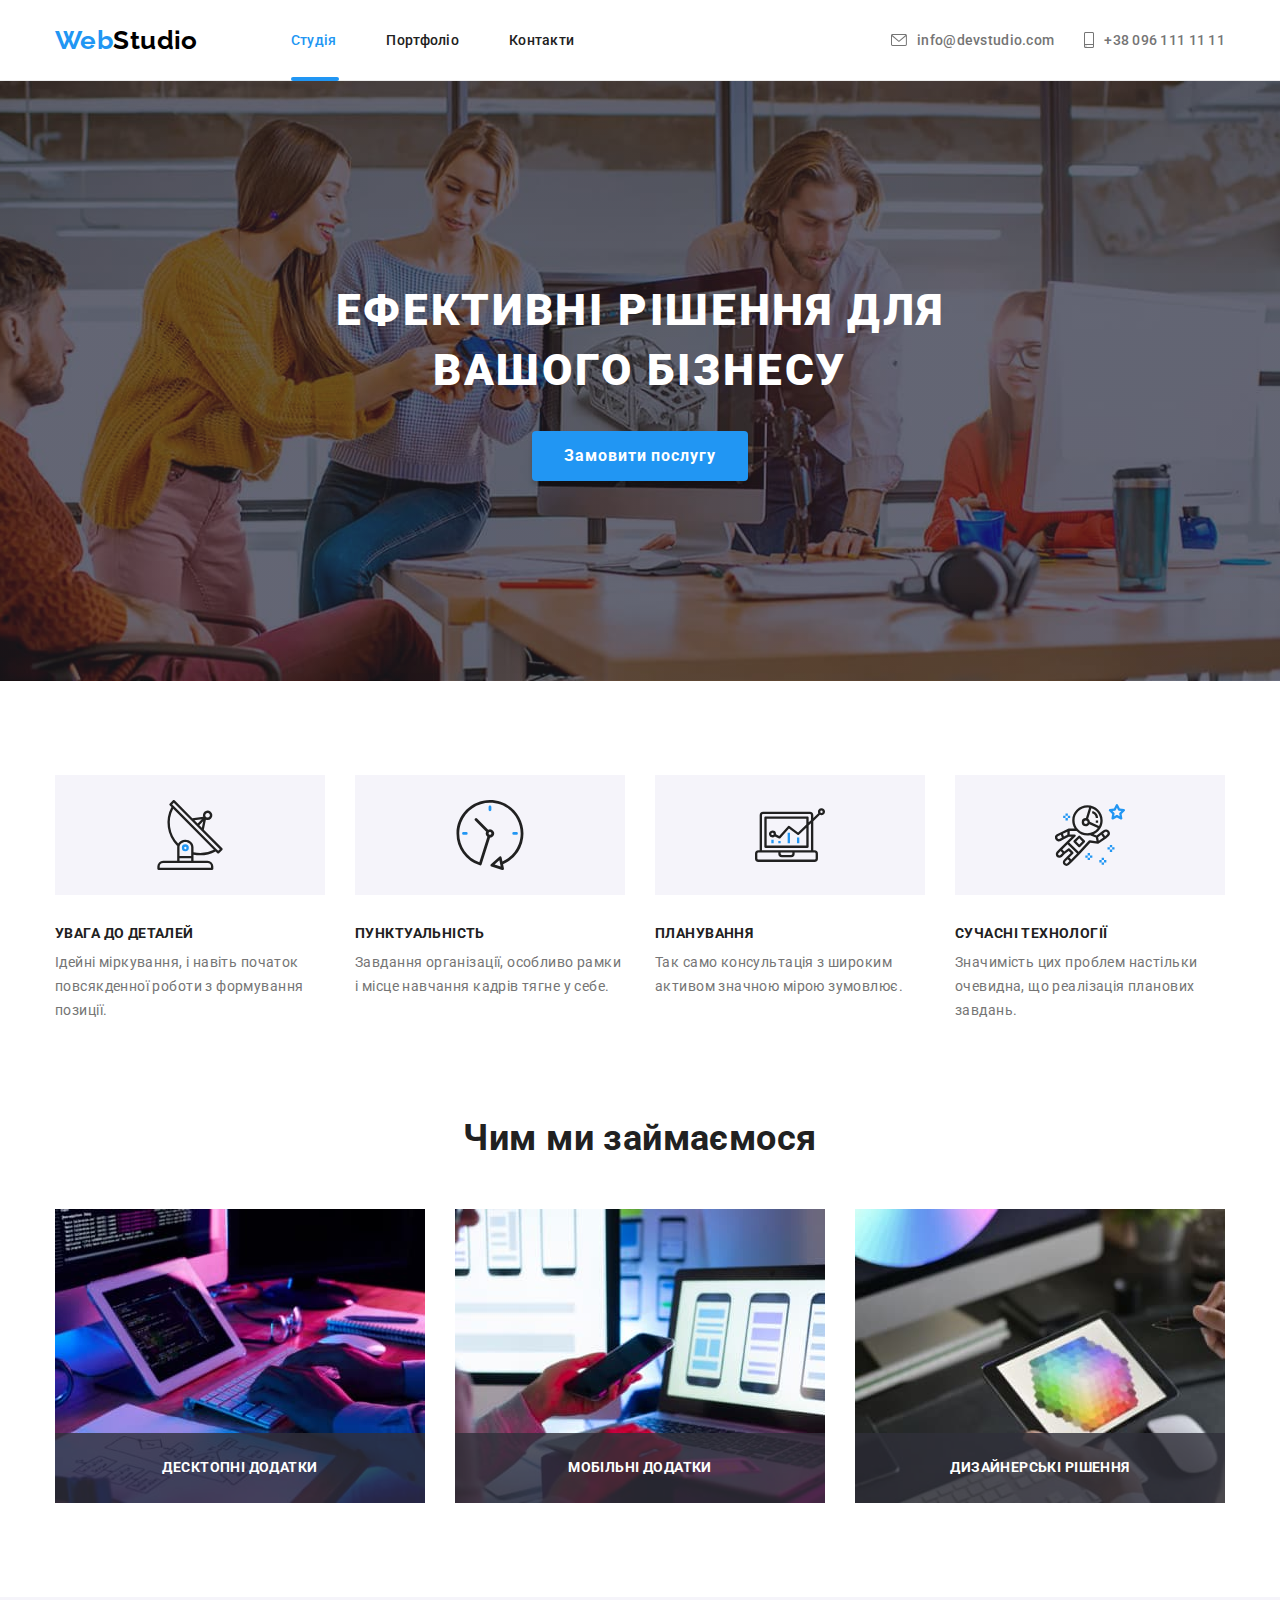
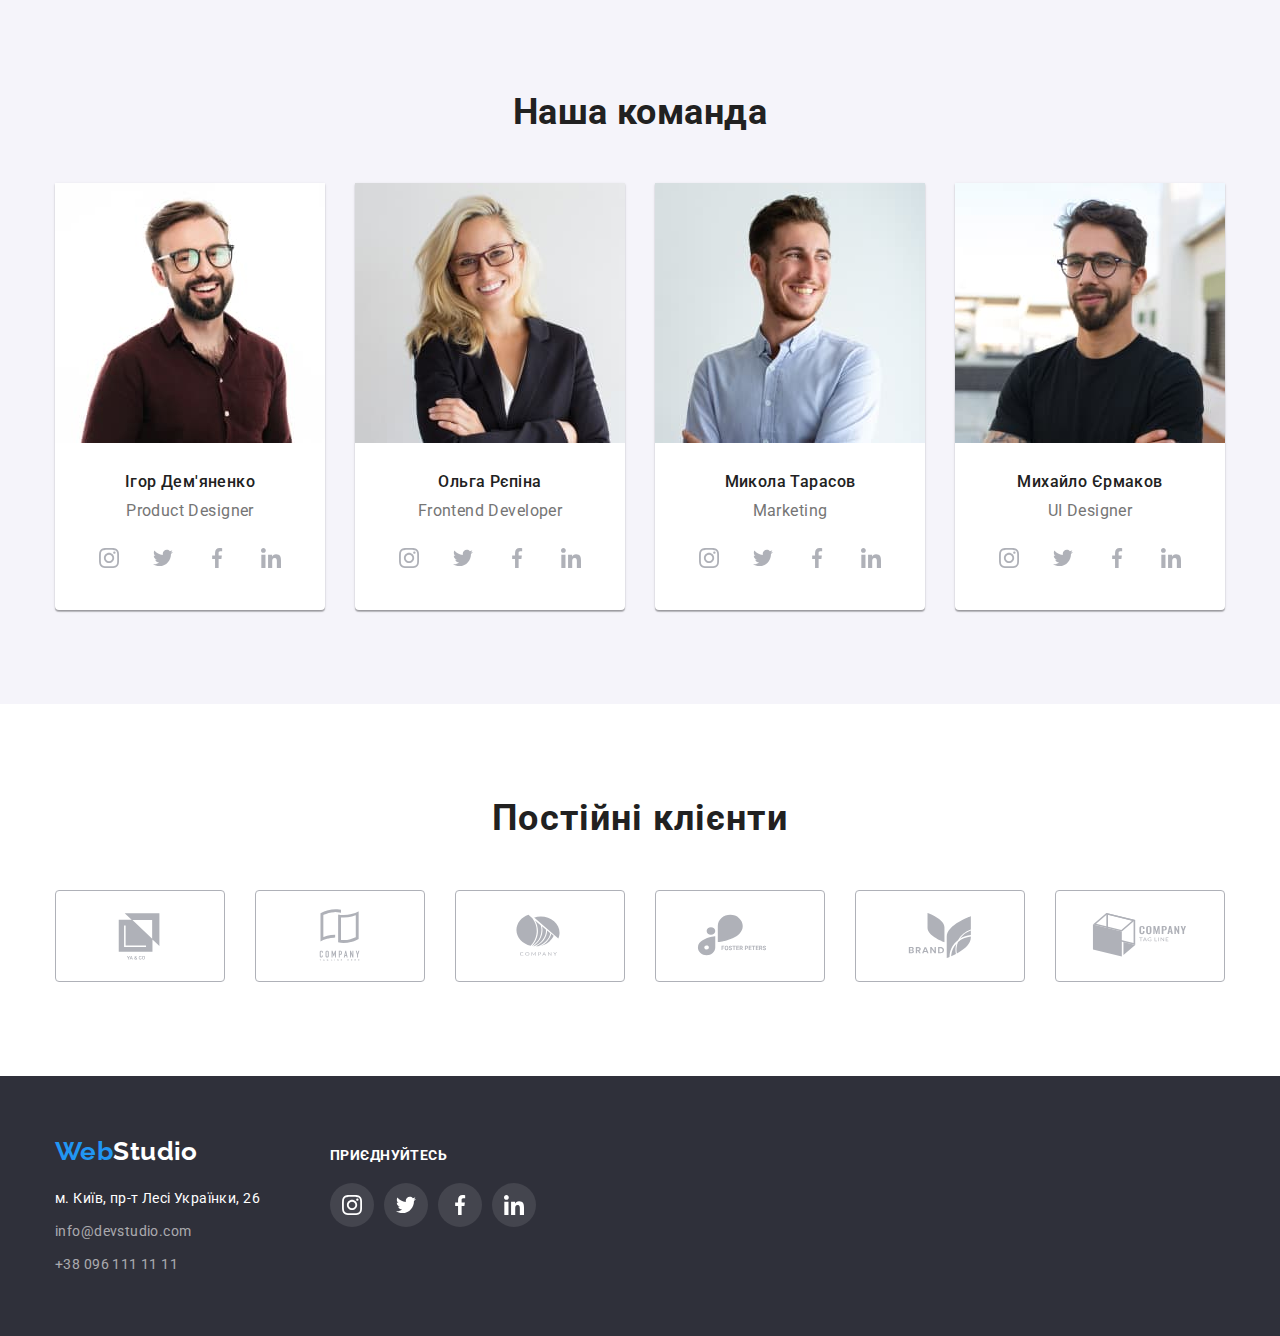
<file: index.html>
<!DOCTYPE html>
<html lang="uk">
<head>
    <meta charset="UTF-8">
    <meta http-equiv="X-UA-Compatible" content="IE=edge">
    <meta name="viewport" content="width=device-width, initial-scale=1.0">
    <title>Document</title>
    <link href="https://fonts.googleapis.com/css2?family=Raleway:wght@700&family=Roboto:wght@400;500;700;900&display=swap" rel="stylesheet">
    <link rel="stylesheet" href="https://cdnjs.cloudflare.com/ajax/libs/modern-normalize/1.1.0/modern-normalize.min.css">
    <link rel="stylesheet" href="./css/styles.css">
</head>
<body> 
    <header class="header">
        <div class="container line-nav">
            <nav class="navigation">
                <a href="" class="header-logo">Web<span class="colorsplit-header">Studio</span></a>
                <ul class="site-nav">
                    <li class="nav-link"><a href="./index.html" class="link current">Студія</a></li>
                    <li class="nav-link"><a href="./portfolio.html" class="link">Портфоліо</a></li>
                    <li class="nav-link"><a href="" class="link">Контакти</a></li>
                </ul>
            </nav>
            <ul class="contact-links">
                <li class="icon-mail">
                    <a href="mailto:info@devstudio.com" class="mail">
                        <svg class="icon-envelope" width="16px" height="12px">
                            <use href="./images/icons.svg#icon-envelope_icon"></use>
                        </svg>info@devstudio.com</a>
                </li>
                <li class="icon-phone">
                    <a href="tel:+380961111111" class="phone"><svg class="icon-smartphone" width="10px" height="16px">
                        <use href="./images/icons.svg#icon-smartphone_icon"></use>
                    </svg>+38 096 111 11 11</a>
                </li>
            </ul>
        </div>
    </header>
<main>
    <section class="hero">
        <div class="container">
                    <h1 class="hero-title">Ефективні рішення для вашого бізнесу</h1>
                    <button type="button" class="button-hero" data-modal-open>Замовити послугу</button>
        </div>
    </section>
    <section class="benefits">
        <div class="container">
            <ul class="benefits-list">
                <li class="benefits-item">
                    <h2 class="benefits-title antena">УВАГА ДО ДЕТАЛЕЙ</h2>
                    <p class="benefits-text">Ідейні міркування, і навіть початок повсякденної роботи з формування позиції.</p>
                </li>
                <li class="benefits-item">
                    <h2 class="benefits-title clock">ПУНКТУАЛЬНІСТЬ</h2>
                    <p class="benefits-text">Завдання організації, особливо рамки і місце навчання кадрів тягне у себе.</p>
                </li>
                <li class="benefits-item">
                    <h2 class="benefits-title laptop">ПЛАНУВАННЯ</h2>
                    <p class="benefits-text">Так само консультація з широким активом значною мірою зумовлює.</p>
                </li>
                <li class="benefits-item">
                    <h2 class="benefits-title astronaut">СУЧАСНІ ТЕХНОЛОГІЇ</h2>
                    <p class="benefits-text">Значимість цих проблем настільки очевидна, що реалізація планових завдань.</p>
                </li>
            </ul>
        </div>
    </section>
    <section class="services">
        <div class="container">
            <h2 class="services-title">Чим ми займаємося</h2>
        <ul class="services-list">
            <li class="services-img">
                <div class="services-img-txt">
                    <img src="./images/pc.jpg" alt="Створення програми за допомогою написання коду" width="370" class="services-pictures">
                    <p class="services-text">Десктопні додатки</p>
                </div>
            </li>
            <li class="services-img">
                <div class="services-img-txt">
                    <img src="./images/notepad.jpg" alt="Вибір макету для створеної програми" width="370" class="services-pictures">
                    <p class="services-text">Мобільні додатки</p>
                </div>
            </li>
            <li class="services-img">
                <div class="services-img-txt">
                    <img src="./images/img.jpg" alt="Оформлення зовнішнього вигляду програми" width="370" class="services-pictures">
                    <p class="services-text">Дизайнерські рішення</p>
                </div>
            </li>
        </ul>
        </div>
    </section>
    <section class="team">
        <div class="container">
            <h2 class="team-title">Наша команда</h2>
            <ul class="team-list">
                <li class="team-item">
                    <img src="./images/igor.jpg" alt="" width="270" class="portrait">
                    <div class="portrait-description">
                        <h3 class="name-title">Ігор Дем'яненко</h3>
                        <p class="speciality">Product Designer</p>
                        <ul class="social-links-list">
                            <li class="social-list-item">
                                <a href="" class="social-link">
                                    <svg class="social-link-icon" width="20" height="20">
                                        <use href="./images/icons.svg#icon-instagram_logo"></use>
                                    </svg>
                                </a>
                            </li>
                            <li class="social-list-item">
                                <a href="" class="social-link">
                                    <svg class="social-link-icon" width="20" height="20">
                                        <use href="./images/icons.svg#icon-twitter_logo"></use>
                                    </svg>
                                </a>
                            </li>
                            <li class="social-list-item">
                                <a href="" class="social-link">
                                    <svg class="social-link-icon" width="20" height="20">
                                        <use href="./images/icons.svg#icon-facebook_logo"></use>
                                    </svg>
                                </a>
                            </li>
                            <li class="social-list-item">
                                <a href="" class="social-link">
                                    <svg class="social-link-icon" width="20" height="20">
                                        <use href="./images/icons.svg#icon-linked_in_logo"></use>
                                    </svg>
                                </a>
                            </li>
                        </ul>
                    </div>
                </li>
                <li class="team-item">
                    <img src="./images/olga.jpg" alt="" width="270" class="portrait">
                    <div class="portrait-description">
                        <h3 class="name-title">Ольга Рєпіна</h3>
                        <p class="speciality">Frontend Developer</p>
                        <ul class="social-links-list">
                            <li class="social-list-item">
                                <a href="" class="social-link">
                                    <svg class="social-link-icon" width="20" height="20">
                                        <use href="./images/icons.svg#icon-instagram_logo"></use>
                                    </svg>
                                </a>
                            </li>
                            <li class="social-list-item">
                                <a href="" class="social-link">
                                    <svg class="social-link-icon" width="20" height="20">
                                        <use href="./images/icons.svg#icon-twitter_logo"></use>
                                    </svg>
                                </a>
                            </li>
                            <li class="social-list-item">
                                <a href="" class="social-link">
                                    <svg class="social-link-icon" width="20" height="20">
                                        <use href="./images/icons.svg#icon-facebook_logo"></use>
                                    </svg>
                                </a>
                            </li>
                            <li class="social-list-item">
                                <a href="" class="social-link">
                                    <svg class="social-link-icon" width="20" height="20">
                                        <use href="./images/icons.svg#icon-linked_in_logo"></use>
                                    </svg>
                                </a>
                            </li>
                        </ul>
                    </div>
                </li>
                <li class="team-item">
                    <img src="./images/mykola.jpg" alt="" width="270" class="portrait">
                    <div class="portrait-description">
                        <h3 class="name-title">Микола Тарасов</h3>
                        <p class="speciality">Marketing</p>
                        <ul class="social-links-list">
                            <li class="social-list-item">
                                <a href="" class="social-link">
                                    <svg class="social-link-icon" width="20" height="20">
                                        <use href="./images/icons.svg#icon-instagram_logo"></use>
                                    </svg>
                                </a>
                            </li>
                            <li class="social-list-item">
                                <a href="" class="social-link">
                                    <svg class="social-link-icon" width="20" height="20">
                                        <use href="./images/icons.svg#icon-twitter_logo"></use>
                                    </svg>
                                </a>
                            </li>
                            <li class="social-list-item">
                                <a href="" class="social-link">
                                    <svg class="social-link-icon" width="20" height="20">
                                        <use href="./images/icons.svg#icon-facebook_logo"></use>
                                    </svg>
                                </a>
                            </li>
                            <li class="social-list-item">
                                <a href="" class="social-link">
                                    <svg class="social-link-icon" width="20" height="20">
                                        <use href="./images/icons.svg#icon-linked_in_logo"></use>
                                    </svg>
                                </a>
                            </li>
                        </ul>
                    </div>                   
                </li>
                <li class="team-item">
                    <img src="./images/mykhailo.jpg" alt="" width="270" class="portrait">
                    <div class="portrait-description">
                        <h3 class="name-title">Михайло Єрмаков</h3>
                        <p class="speciality">UI Designer</p>
                        <ul class="social-links-list">
                            <li class="social-list-item">
                                <a href="" class="social-link">
                                    <svg class="social-link-icon" width="20" height="20">
                                        <use href="./images/icons.svg#icon-instagram_logo"></use>
                                    </svg>
                                </a>
                            </li>
                            <li class="social-list-item">
                                <a href="" class="social-link">
                                    <svg class="social-link-icon" width="20" height="20">
                                        <use href="./images/icons.svg#icon-twitter_logo"></use>
                                    </svg>
                                </a>
                            </li>
                            <li class="social-list-item">
                                <a href="" class="social-link">
                                    <svg class="social-link-icon" width="20" height="20">
                                        <use href="./images/icons.svg#icon-facebook_logo"></use>
                                    </svg>
                                </a>
                            </li>
                            <li class="social-list-item">
                                <a href="" class="social-link">
                                    <svg class="social-link-icon" width="20" height="20">
                                        <use href="./images/icons.svg#icon-linked_in_logo"></use>
                                    </svg>
                                </a>
                            </li>
                        </ul>
                    </div>
                </li>
            </ul>
        </div>
    </section>
    <section class="partners">
        <div class="container">
            <h2 class="partners-title">Постійні клієнти</h2>
            <ul class="partners-list">
                <li class="partners-item">
                    <a href="" class="partners-link">
                        <svg class="partners-logo" width="106px" height="60px">
                            <use href="./images/icons.svg#icon-ya_co_logo"></use>
                        </svg>
                    </a>
                </li>
                <li class="partners-item">
                    <a href="" class="partners-link">
                        <svg class="partners-logo" width="106px" height="60px">
                            <use href="./images/icons.svg#icon-tagline_here_logo"></use>
                        </svg>
                    </a>
                </li>
                <li class="partners-item">
                    <a href="" class="partners-link">
                        <svg class="partners-logo" width="106px" height="60px">
                            <use href="./images/icons.svg#icon-company_logo"></use>
                        </svg>
                    </a>
                </li>
                <li class="partners-item">
                    <a href="" class="partners-link">
                        <svg class="partners-logo" width="106px" height="60px">
                            <use href="./images/icons.svg#icon-foster_peters_logo"></use>
                        </svg>
                    </a>
                </li>
                <li class="partners-item">
                    <a href="" class="partners-link">
                        <svg class="partners-logo" width="106px" height="60px">
                            <use href="./images/icons.svg#icon-brand_logo"></use>
                        </svg>
                    </a>
                </li>
                <li class="partners-item">
                    <a href="" class="partners-link">
                        <svg class="partners-logo" width="106px" height="60px">
                            <use href="./images/icons.svg#icon-comp_tagline_logo"></use>
                        </svg>
                    </a>
                </li>
            </ul>
        </div>
    </section>
</main>
    <footer class="footer">
        <div class="container bottom">
            <div class="footer-addresss">
                <a href="" class="footer-logo">Web<span class="colorsplit-footer">Studio</span></a>
                <address class="address">
                    <ul class="address-list">
                        <li class="address-items">
                            <a href="" class="map-location">м. Київ, пр-т Лесі Українки, 26</a>
                        </li>
                        <li class="address-items">
                            <a href="mailto:info@devstudio.com" class="mail-footer">info@devstudio.com</a>
                        </li>
                        <li class="address-items">
                            <a href="tel:+380961111111" class="phone-footer">+38 096 111 11 11</a>
                        </li>
                    </ul>
                </address>
            </div>
            <div class="social-container">
                <p class="connect-title">приєднуйтесь</p>
                <ul class="soc-links-list">
                    <li class="soc-link-item">
                        <a href="" class="soc-icon-link">
                            <svg class="soc-icon" width="20px" height="20px">
                                <use href="./images/icons.svg#icon-instagram_logo"></use>
                            </svg>
                        </a>
                    </li>
                    <li class="soc-link-item">
                        <a href="" class="soc-icon-link">
                            <svg class="soc-icon" width="20px" height="20px">
                                <use href="./images/icons.svg#icon-twitter_logo"></use>
                            </svg>
                        </a>
                    </li>
                    <li class="soc-link-item">
                        <a href="" class="soc-icon-link">
                            <svg class="soc-icon" width="20px" height="20px">
                                <use href="./images/icons.svg#icon-facebook_logo"></use>
                            </svg>
                        </a>
                    </li>
                    <li class="soc-link-item">
                        <a href="" class="soc-icon-link">
                            <svg class="soc-icon" width="20px" height="20px">
                                <use href="./images/icons.svg#icon-linked_in_logo"></use>
                            </svg>
                        </a>
                    </li>
                </ul>
            </div>
        </div>
    </footer>
    <div class="backdrop is-hidden" data-modal>
        <div class="modal">
            <button type="button" class="close-button" data-modal-close>
                <svg class="modal-close-button" width="11px" height="11px">
                    <use href="./images/icons.svg#icon-x-logo"></use>
                </svg>
            </button>
        </div>
    </div>
<script src="./js/modal.js"></script>
</body>
</html>
</file>
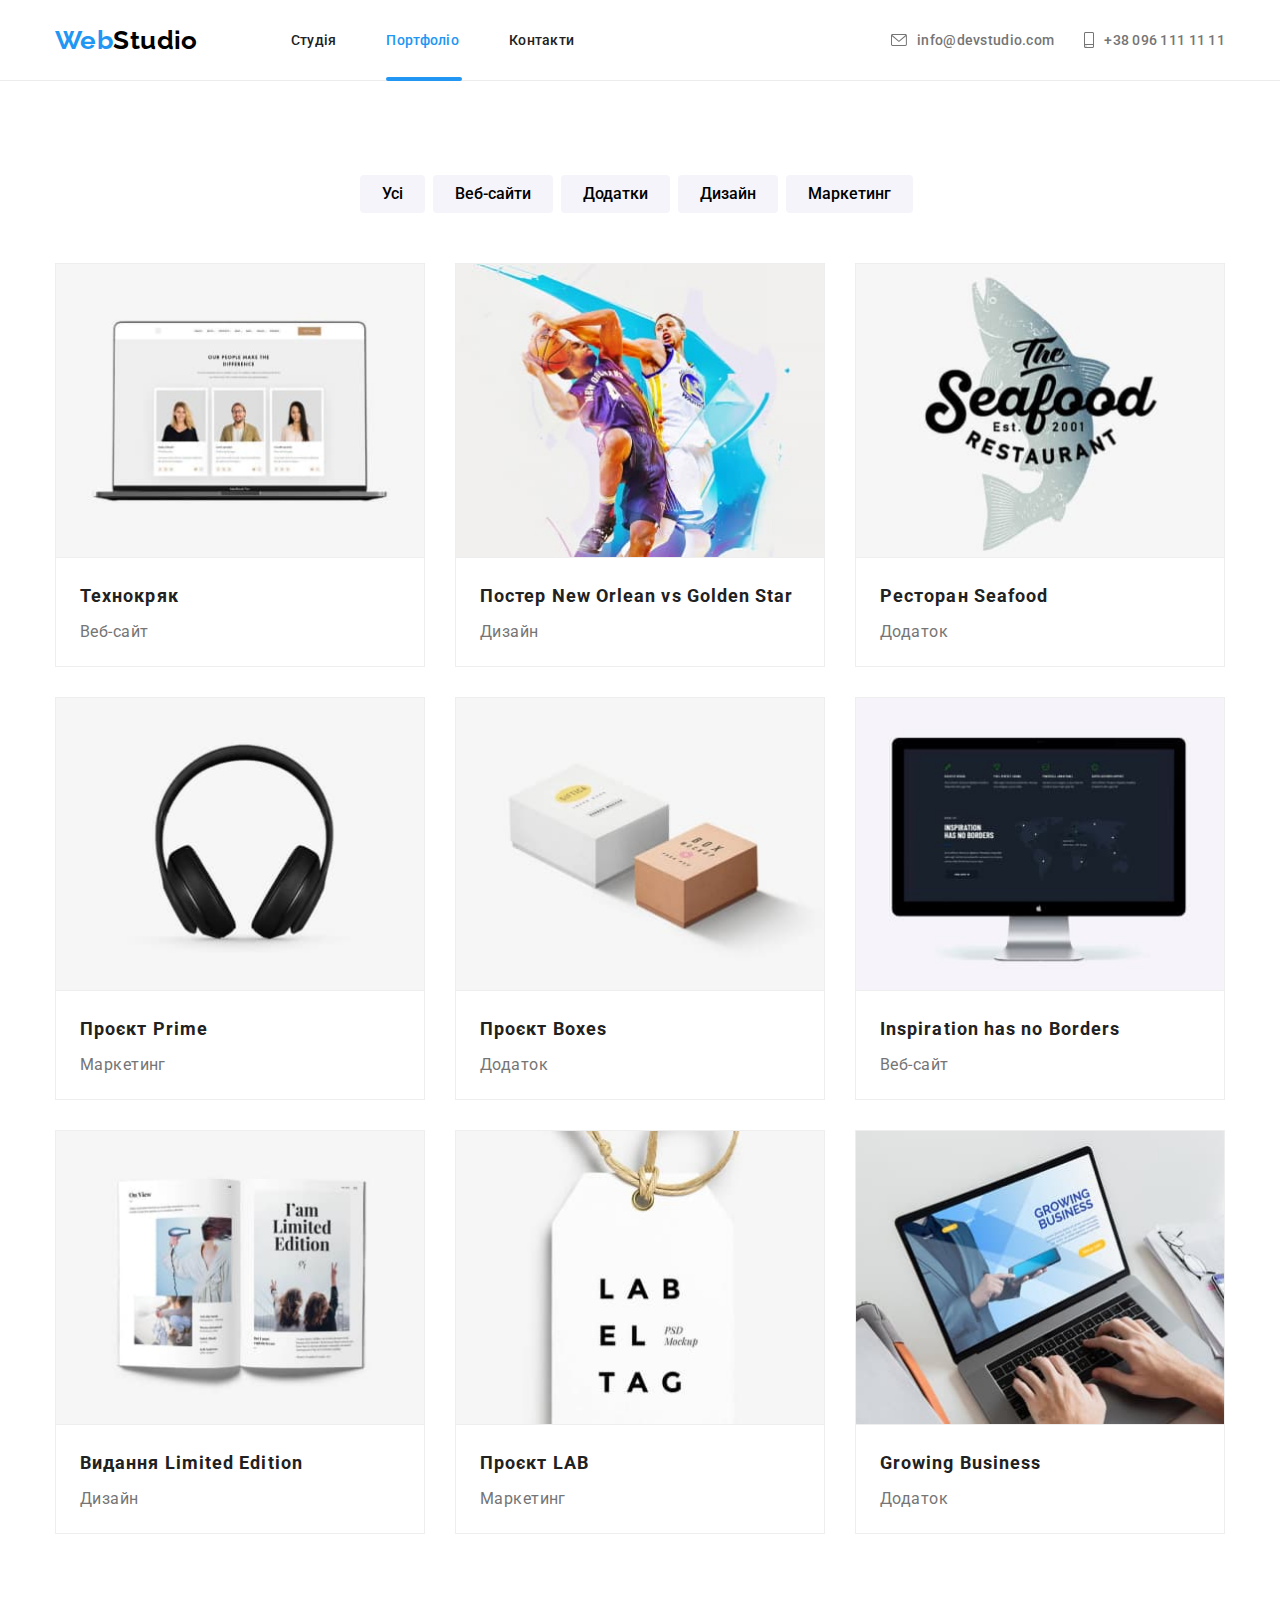
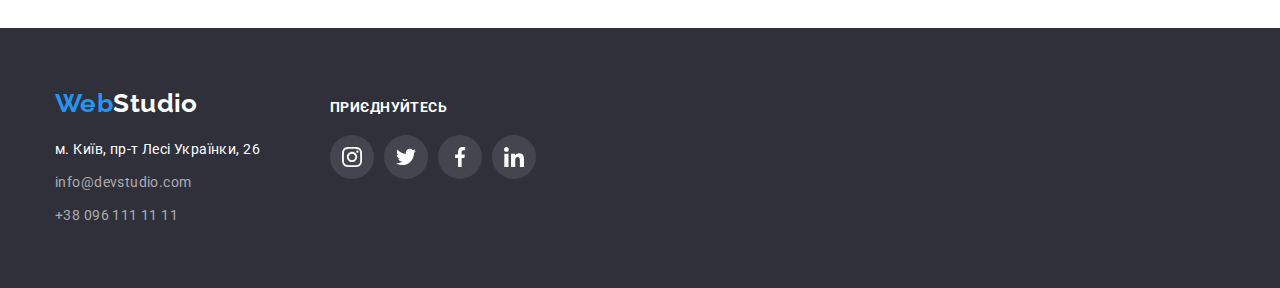
<file: portfolio.html>
<!DOCTYPE html>
<html lang="uk">
<head>
    <meta charset="UTF-8">
    <meta http-equiv="X-UA-Compatible" content="IE=edge">
    <meta name="viewport" content="width=device-width, initial-scale=1.0">
    <title>Document</title>
    <link href="https://fonts.googleapis.com/css2?family=Raleway:wght@700&family=Roboto:wght@400;500;700;900&display=swap" rel="stylesheet">
    <link rel="stylesheet" href="https://cdnjs.cloudflare.com/ajax/libs/modern-normalize/1.1.0/modern-normalize.min.css">
    <link rel="stylesheet" href="./css/portfolio.css">
</head>
<body>
    <header class="header">
        <div class="container line-nav">
            <nav class="navigation">
                <a href="" class="header-logo">Web<span class="colorsplit-header">Studio</span></a>
                <ul class="site-nav">
                    <li class="nav-link"><a href="./index.html" class="link">Студія</a></li>
                    <li class="nav-link"><a href="./portfolio.html" class="link current">Портфоліо</a></li>
                    <li class="nav-link"><a href="" class="link">Контакти</a></li>
                </ul>
            </nav>
            <ul class="contact-links">
                <li class="icon-mail">
                    <a href="mailto:info@devstudio.com" class="mail"><svg class="icon-envelope" width="16px" height="12px">
                        <use href="./images/icons.svg#icon-envelope_icon"></use>
                    </svg> info@devstudio.com</a>
                </li>
                <li class="icon-phone">
                    <a href="tel:+380961111111" class="phone"><svg class="icon-smartphone" width="10px" height="16px">
                        <use href="./images/icons.svg#icon-smartphone_icon"></use>
                    </svg> +38 096 111 11 11</a>
                </li>
            </ul>
        </div>
    </header>
    <main>
    <section class="portfolio">
        <h1 hidden>buttons navigation menu</h1>
        <div class="container">
            <ul class="button-list">
                <li><button type="button" class="button-portfolio">Усі</button></li>
                <li><button type="button" class="button-portfolio">Веб-сайти</button></li>
                <li><button type="button" class="button-portfolio">Додатки</button></li>
                <li><button type="button" class="button-portfolio">Дизайн</button></li>
                <li><button type="button" class="button-portfolio">Маркетинг</button></li>
            </ul>
            <ul class="icons-list">
                <li class="list-content">
                    <div class="picture-text-hover">
                        <img src="./images/tehno.jpg" alt="ноутбук із зображеними портретами людей" width="370" class="list-image">
                    <p class="text-hover">
                        Ресурс пропонує комплексні пропозиції з різним рівнем функціоналу та сервісів. Все це дозволить відвідувачу отримати
                        вичерпні відомості про компанію чи приватну особу.
                    </p>
                    </div>
                    <div class="image-text">
                        <h2 class="picture-title">Технокряк</h2>
                        <p class="picture-description">Веб-сайт</p>
                    </div>
                </li>
                <li class="list-content">
                    <div class="picture-text-hover">
                        <img src="./images/poster.jpg" alt="два баскетбольні гравці змагаються за м'яч" width="370" class="list-image">
                        <p class="text-hover">
                            Ресурс пропонує комплексні пропозиції з різним рівнем функціоналу та сервісів. Все це дозволить відвідувачу отримати
                            вичерпні відомості про компанію чи приватну особу.
                        </p>
                    </div>

                    <div class="image-text">
                        <h2 class="picture-title">Постер New Orlean vs Golden Star</h2>
                        <p class="picture-description">Дизайн</p>
                    </div>
                </li>
                <li class="list-content">
                    <div class="picture-text-hover">
                        <img src="./images/restaurant.jpg" alt="логотип ресторану з рибою на задньому фоні" width="370" class="list-image">
                        <p class="text-hover">
                            Ресурс пропонує комплексні пропозиції з різним рівнем функціоналу та сервісів. Все це дозволить відвідувачу отримати
                            вичерпні відомості про компанію чи приватну особу.
                        </p>
                    </div>
                    <div class="image-text">
                        <h2 class="picture-title">Ресторан Seafood</h2>
                        <p class="picture-description">Додаток</p>
                    </div>
                </li>
                <li class="list-content">
                    <div class="picture-text-hover">
                        <img src="./images/prime.jpg" alt="сучасні бездротові навушники" width="370" class="list-image">
                        <p class="text-hover">
                            Ресурс пропонує комплексні пропозиції з різним рівнем функціоналу та сервісів. Все це дозволить відвідувачу отримати
                            вичерпні відомості про компанію чи приватну особу.
                        </p>
                    </div>
                    <div class="image-text">
                        <h2 class="picture-title">Проєкт Prime</h2>
                        <p class="picture-description">Маркетинг</p>
                    </div>
                </li>
                <li class="list-content">
                    <div class="picture-text-hover">
                        <img src="./images/boxes.jpg" alt="біла та коричнева коробки з написами на них" width="370" class="list-image">
                        <p class="text-hover">
                            Ресурс пропонує комплексні пропозиції з різним рівнем функціоналу та сервісів. Все це дозволить відвідувачу отримати
                            вичерпні відомості про компанію чи приватну особу.
                        </p>
                    </div>
                    <div class="image-text">
                        <h2 class="picture-title">Проєкт Boxes</h2>
                        <p class="picture-description">Додаток</p>
                    </div>
                </li>
                <li class="list-content">
                    <div class="picture-text-hover">
                        <img src="./images/inspiration.jpg" alt="монітор із зображеним на ньому веб-сайтом" width="370" class="list-image">
                        <p class="text-hover">
                            Ресурс пропонує комплексні пропозиції з різним рівнем функціоналу та сервісів. Все це дозволить відвідувачу отримати
                            вичерпні відомості про компанію чи приватну особу.
                        </p>
                    </div>
                    <div class="image-text">
                        <h2 class="picture-title">Inspiration has no Borders</h2>
                        <p class="picture-description">Веб-сайт</p>
                    </div>
                </li>
                <li class="list-content">
                    <div class="picture-text-hover">
                        <img src="./images/limited.jpg" alt="відкрита книга із зображеннями та намисом limited edition" width="370"
                            class="list-image">
                        <p class="text-hover">
                            Ресурс пропонує комплексні пропозиції з різним рівнем функціоналу та сервісів. Все це дозволить відвідувачу отримати
                            вичерпні відомості про компанію чи приватну особу.
                        </p>
                    </div>
                    <div class="image-text">
                        <h2 class="picture-title">Видання Limited Edition</h2>
                        <p class="picture-description">Дизайн</p>
                    </div>
                </li>
                <li class="list-content">
                    <div class="picture-text-hover">
                        <img src="./images/lab.jpg" alt="бірка з написом label tag" width="370" class="list-image">
                        <p class="text-hover">
                            Ресурс пропонує комплексні пропозиції з різним рівнем функціоналу та сервісів. Все це дозволить відвідувачу отримати
                            вичерпні відомості про компанію чи приватну особу.
                        </p>
                    </div>
                    <div class="image-text">
                        <h2 class="picture-title">Проєкт LAB</h2>
                        <p class="picture-description">Маркетинг</p>
                    </div>
                </li>
                <li class="list-content">
                    <div class="picture-text-hover">
                        <img src="./images/growing.jpg" alt="ноутбук із зображенням чоловіка в костюмі з планшетом в руках" width="370"
                            class="list-image">
                        <p class="text-hover">
                            Ресурс пропонує комплексні пропозиції з різним рівнем функціоналу та сервісів. Все це дозволить відвідувачу отримати
                            вичерпні відомості про компанію чи приватну особу.
                        </p>
                    </div>
                    <div class="image-text">
                        <h2 class="picture-title">Growing Business</h2>
                        <p class="picture-description">Додаток</p>
                    </div>
                </li>
            </ul>
        </div>
    </section>
</main>
    <footer class="footer">
        <div class="container bottom">
            <div class="footer-address">
                <a href="" class="footer-logo">Web<span class="colorsplit-footer">Studio</span></a>
                <address class="address">
                    <ul class="address-list">
                        <li class="address-items">
                            <a href="" class="map-location">м. Київ, пр-т Лесі Українки, 26</a>
                        </li>
                        <li class="address-items">
                            <a href="mailto:info@devstudio.com" class="mail-footer">info@devstudio.com</a>
                        </li>
                        <li class="address-items">
                            <a href="tel:+380961111111" class="phone-footer">+38 096 111 11 11</a>
                        </li>
                    </ul>
                </address>
            </div>
            <div class="social-container">
                <p class="connect-title">приєднуйтесь</p>
                <ul class="soc-links-list">
                    <li class="soc-link-item">
                        <a href="" class="soc-icon-link">
                            <svg class="soc-icon" width="20px" height="20px">
                                <use href="./images/icons.svg#icon-instagram_logo"></use>
                            </svg>
                        </a>
                    </li>
                    <li class="soc-link-item">
                        <a href="" class="soc-icon-link">
                            <svg class="soc-icon" width="20px" height="20px">
                                <use href="./images/icons.svg#icon-twitter_logo"></use>
                            </svg>
                        </a>
                    </li>
                    <li class="soc-link-item">
                        <a href="" class="soc-icon-link">
                            <svg class="soc-icon" width="20px" height="20px">
                                <use href="./images/icons.svg#icon-facebook_logo"></use>
                            </svg>
                        </a>
                    </li>
                    <li class="soc-link-item">
                        <a href="" class="soc-icon-link">
                            <svg class="soc-icon" width="20px" height="20px">
                                <use href="./images/icons.svg#icon-linked_in_logo"></use>
                            </svg>
                        </a>
                    </li>
                </ul>
            </div>
        </div>
    </footer>
</body>
</html>
</file>
<file: css/styles.css>
body {
    background-color: var(--main-background-color);
    color:var(--main-title-text);
    font-family: Roboto, sans-serif;
    font-size: 14px;
    letter-spacing: 0.03em;
}
ul {
    list-style: none;
}
:root {
    --brand-blue-color: #2196F3;
    --main-title-text: #212121;
    --secondary-text: #757575;
    --background-color: #2F303A;
    --main-background-color: #ffffff;
    --logo-black-part: #000000;
    --border-elements-color: #ECECEC;
    --secondary-bg-color: #F5F4FA;
    --icons-default-color: #AFB1B8;
    --timing-function: cubic-bezier(0.4, 0, 0.2, 1);
}

.container  {
    width: 1200px;
    padding-left: 15px;
    padding-right: 15px;
    margin-left: auto;
    margin-right: auto;
    margin-top: 0;
    margin-bottom: 0;
}

/* -------------------HEADER------------------ */
/* -------------------HEADER------------------ */
/* -------------------HEADER------------------ */

.header {
    border-bottom: 1px solid var(--border-elements-color);
}

.navigation {
    display: flex;
    align-items: center;
    padding: 0;
}

.site-nav {
    display: flex;
    margin: 0;
    padding: 0;
}

.container.navigation {
    display: flex;

}

.container.line-nav {
    display: flex;
    align-items: center;
}

.site-nav .link {
    color: var(--main-title-text);
    font-weight: 500;
    text-decoration: none;
    letter-spacing: 0.02em;

    position: relative;
    transition: color 250ms var(--timing-function);
}

.site-nav .link.current {
    color: var(--brand-blue-color);
}

.link.current::after {
    content: '';
    display: flex;
    justify-content: center;
    width: calc(100% + 3px);
    height: 4px;
    background-color: var(--brand-blue-color);
    transform: translateY(1px);

    position: absolute;
    bottom: 0;
    border-radius: 2px;
}

.site-nav .link:hover,
.site-nav .link:focus {
color: var(--brand-blue-color);
}

.header-logo {
    margin-right: 93px;

    color: var(--brand-blue-color);
    font-family: Raleway, sans-serif;
    text-decoration: none;
    font-weight: 700;
    font-size: 26px;
    line-height: 1.19;

}

.header-logo .colorsplit-header {
    color: var(--logo-black-part);
}

.link {
    display: inline-block;
    padding-top: 32px;
    padding-bottom: 32px;
}

.nav-link:not(:last-child) {
    margin-right: 50px;
}

.contact-links {
    display: flex;
    margin: 0;
    margin-left: auto;
    padding: 0;
}

/* .contact-links .mail:hover,
.contact-links .mail:focus {
    color: var(--brand-blue-color);
} */


/* .contact-links .phone:hover,
.contact-links .phone:focus {
    color: var(--brand-blue-color);
} */

.icon-mail:hover .icon-envelope {
    fill: var(--brand-blue-color);
}
.mail:hover {
    color: var(--brand-blue-color);
}
.mail:focus {
    color: var(--brand-blue-color);
}
.mail:focus .icon-envelope {
    fill: var(--brand-blue-color);
}

.icon-mail {
    display: flex;
    align-items: center;
}

.icon-envelope {
    display: inline-block;
    margin-right: 10px;
    fill: var(--secondary-text);
    transition: fill 250ms var(--timing-function);
    
}

.icon-phone:hover .icon-smartphone {
    fill: var(--brand-blue-color);
}
.phone:hover {
    color: var(--brand-blue-color);
}
.phone:focus {
    color: var(--brand-blue-color);
}
.phone:focus .icon-smartphone {
    fill: var(--brand-blue-color);
}



.icon-phone {
    display: flex;
    align-items: center;
}

.icon-smartphone {
    display: inline-block;
    margin-right: 10px;
    fill: var(--secondary-text);
    transition: fill 250ms var(--timing-function);
    
}


.mail {
    margin-right: 30px;
    padding: 32px 0;
    display: flex;
    align-items: center;
    text-decoration: none;
    color: var(--secondary-text);
    font-weight: 500;
    line-height: 1.17;
    letter-spacing: 0.02em;

    transition: color 250ms var(--timing-function);
}
.phone {
    padding: 32px 0;
    display: flex;
    align-items: center;

    color: var(--secondary-text);
    text-decoration: none;
    font-weight: 500;
    line-height: 1.17;
    letter-spacing: 0.02em;

    transition: color 250ms var(--timing-function);
}


/* -------------------HEADER------------------ */
/* -------------------HEADER------------------ */
/* -------------------HEADER------------------ */



/* ----------------MAIN---------------- */
/* ----------------MAIN---------------- */
/* ----------------MAIN---------------- */


/* ------------------HERO------------------ */
/* ------------------HERO------------------ */
/* ------------------HERO------------------ */

.hero {
    max-width: 1600px;

    background-color: var(--background-color);
    background-image: linear-gradient(
        rgba(47, 48, 58, 0.4), 
        rgba(47, 48, 58, 0.4)
    ),
    url(../images/hero-bg.jpg);
    background-repeat: no-repeat;
    background-position: center;
    background-size: cover;

    margin-bottom: 0;
    margin-left: auto;
    margin-right: auto;
    padding: 200px 0;
}

.hero .hero-title {
    margin: 0 auto 30px;
    display: block;

    width: 696px;
    color: var(--main-background-color);
    text-align: center;
    text-transform: uppercase;
    font-weight: 900;
    font-size: 44px;
    line-height: 1.36;
    letter-spacing: 0.06em;
}


.button-hero {
    display: block;
    margin-left: auto;
    margin-right: auto;
    padding: 10px 32px;
    
    font-size: 16px;
    background-color: var(--brand-blue-color);
    color: var(--main-background-color);
    text-align: center;
    line-height: 1.87;
    cursor: pointer;
    border: none;
    font-weight: 700;
    font-family: Roboto, sans-serif;
    letter-spacing: 0.06em;
    border-radius: 4px;
    box-shadow: 0px 4px 4px rgba(0, 0, 0, 0.15);
}
/* ------------------HERO------------------ */
/* ------------------HERO------------------ */
/* ------------------HERO------------------ */


/* ------------------BENEFITS---------------- */
/* ------------------BENEFITS---------------- */
/* ------------------BENEFITS---------------- */

.benefits {
    margin-bottom: 0;
    padding-top: 94px;
    padding-bottom: 94px; 
}

.benefits-list {
    margin-top: 0;
    margin-bottom: 0;
    display: flex;
    padding-left: 0;
}

.benefits-item {
    width: 270px;
}

.benefits-item:not(:last-child) {
    margin-right: 30px;
}

.benefits-title.antena::before {
    content: '';
    display: block;
    height: 120px;
    background-image: url('../images/antenna.svg');
    background-repeat: no-repeat;
    background-position: center;
    margin-bottom: 30px;
    background-color: var(--secondary-bg-color);
}

.benefits-title.clock::before {
    content: '';
    display: block;
    height: 120px;
    background-image: url('../images/clock.svg');
    background-repeat: no-repeat;
    background-position: center;
    margin-bottom: 30px;
    background-color: var(--secondary-bg-color);
}

.benefits-title.laptop::before {
    content: '';
    display: block;
    height: 120px;
    background-image: url('../images/laptop.svg');
    background-repeat: no-repeat;
    background-position: center;
    margin-bottom: 30px;
    background-color: var(--secondary-bg-color);
}

.benefits-title.astronaut::before {
    content: '';
    display: block;
    height: 120px;
    background-image: url('../images/astronaut.svg');
    background-repeat: no-repeat;
    background-position: center;
    margin-bottom: 30px;
    background-color: var(--secondary-bg-color);
}

.benefits-title {
    margin-top: 0;
    margin-bottom: 0;

    font-size: 14px;
    line-height: 1.17;
    text-transform: uppercase;
}

.benefits-text {
    margin-top: 10px;
    margin-bottom: 0;

    line-height: 1.7;
    color: var(--secondary-text);
}
/* ------------------BENEFITS---------------- */
/* ------------------BENEFITS---------------- */
/* ------------------BENEFITS---------------- */



/* ----------------SERVICES----------------- */
/* ----------------SERVICES----------------- */
/* ----------------SERVICES----------------- */

.services {
    margin-bottom: 0;
    padding-bottom: 94px;
}

.services-title {
    margin-top: 0;
    margin-bottom: 50px;

    text-align: center;
    font-size: 36px;
    line-height: 1.17;
}

.services-list {
    display: flex;
    margin: 0;
    padding-left: 0;
}

.services-pictures {
    display: block;
}

.services-img:not(:last-child) {
    margin-right: 30px;
}

.services-img-txt {
    position: relative;
}

.services-text {
    font-weight: 700;
    line-height: 1.14;
    text-align: center;
    text-transform: uppercase;
    color: var(--main-background-color);
    background-color: rgba(47, 48, 58, 0.8);

    margin: 0;
    display: flex;
    align-items: center;
    justify-content: center;

    width: 100%;
    height: 70px;
    position: absolute;
    bottom: 0;
}

/* ----------------SERVICES----------------- */
/* ----------------SERVICES----------------- */
/* ----------------SERVICES----------------- */




/* -----------------OUR TEAM----------------- */
/* -----------------OUR TEAM----------------- */
/* -----------------OUR TEAM----------------- */

.team {
    background-color: var(--secondary-bg-color);

    padding-top: 94px;
    padding-bottom: 94px;
}

.team-title {
    margin-top: 0;
    margin-bottom: 50px;

    text-align: center;
    font-size: 36px;
    line-height: 1.17;
}
.team-list {
    display: flex;
    padding: 0;
    margin: 0;
}
.team-item:not(:last-child) {
    margin-right: 30px;
}

.team-item {
    box-shadow: 0px 1px 3px rgba(0, 0, 0, 0.12), 0px 1px 1px rgba(0, 0, 0, 0.14), 0px 2px 1px rgba(0, 0, 0, 0.2);
    background: var(--main-background-color);
    border-radius: 0px 0px 4px 4px;
}

.portrait {
    display: block;
}

.portrait-description {
    padding-top: 30px;
    padding-bottom: 30px;

}

.name-title {
    margin-bottom: 10px;
    margin-top: 0;
    font-weight: 500;
    font-size: 16px;
    line-height: 1.17;
    text-align: center;
}

.speciality {
    margin-top: 0;
    margin-bottom: 16px;
    font-size: 16px;
    line-height: 1.17;
    color: var(--secondary-text);
    text-align: center;
}

.social-links-list {
    display: flex;
    padding: 0;
    justify-content: center;
    gap: 10px;

}
.social-list-item {
    width: 44px;
    height: 44px;
}
.social-link {
    display: flex;
    align-items: center;
    justify-content: center;

    height: 100%;
    width: 100%;
    border-radius: 50%;
    transition: background-color 250ms var(--timing-function),
    box-shadow 250ms var(--timing-function);
}
.social-link-icon {
    fill: var(--icons-default-color);
    transition: fill 250ms var(--timing-function);
}

.social-link:hover,
.social-link:focus {
    background-color: var(--brand-blue-color);
    box-shadow: 0px 1px 3px rgba(0, 0, 0, 0.12), 0px 1px 1px rgba(0, 0, 0, 0.14), 0px 2px 1px rgba(0, 0, 0, 0.2);
}

.social-link:hover .social-link-icon {
    fill: var(--main-background-color);
}
.social-link:focus .social-link-icon {
    fill: var(--main-background-color);
}
/* -----------------OUR TEAM----------------- */
/* -----------------OUR TEAM----------------- */
/* -----------------OUR TEAM----------------- */


/* ----------------PARTNERS-------------- */
/* ----------------PARTNERS-------------- */
/* ----------------PARTNERS-------------- */
.partners {
    padding-top: 94px;
    padding-bottom: 94px;
}

.partners-title {
    margin: 0 0 50px;

    font-size: 36px;
    line-height: 1.16;
    text-align: center;
    letter-spacing: 0.03em;
}

.partners-list {
    display: flex;
    gap: 30px;
    justify-content: center;
    padding-left: 0;
    margin: 0;

}

.partners-item {
    width: 170px;
    height: 92px;
    border: 1px solid #AFB1B8;
    border-radius: 4px;

    transition: border-color 250ms var(--timing-function);
}

.partners-link {
    width: 100%;
    height: 100%;
    display: flex;
    justify-content: center;
    align-items: center;
    transition: border-color 250ms var(--timing-function);
}

.partners-item:hover,
.partners-item:focus {
    border-color: var(--brand-blue-color);
}

.partners-item:hover .partners-logo {
    fill: var(--brand-blue-color);
}

.partners-link:focus .partners-logo {
    fill: var(--brand-blue-color);
}

.partners-logo {
    display: flex;
    fill: var(--icons-default-color);
    transition: fill 250ms var(--timing-function);
}
/* ----------------PARTNERS-------------- */
/* ----------------PARTNERS-------------- */
/* ----------------PARTNERS-------------- */


/* ----------------MAIN---------------- */
/* ----------------MAIN---------------- */
/* ----------------MAIN---------------- */


/* ----------------FOOTER--------------- */
/* ----------------FOOTER--------------- */
/* ----------------FOOTER--------------- */

.footer {
    background-color: var(--background-color);

}

.footer {
    padding-top: 60px;
    padding-bottom: 60px;
}

.footer-logo {
    display: block;
    margin-bottom: 20px;

    color: var(--brand-blue-color);
    font-family: Raleway, sans-serif;
    text-decoration: none;
    font-weight: 700;
    font-size: 26px;
    line-height: 1.19;
}

.address-list {
    margin-top: 0;
    margin-bottom: 0;
    padding-left: 0;
}

.footer-logo .colorsplit-footer {
    color: var(--main-background-color);
}

.address {
    font-style: normal;
}

.address-items {
    display: block;
}

.address-items:not(:last-child) {
    margin-bottom: 9px;
}

.map-location {
    line-height: 1.7;
    color: var(--main-background-color);
    text-decoration: none;
}
.mail-footer,
.phone-footer {
    line-height: 1.7;
    color: rgba(255, 255, 255, 0.6);
    text-decoration: none;
}
.mail-footer:hover,
.mail-footer:focus {
    color: var(--brand-blue-color);
}
.phone-footer:hover,
.phone-footer:focus {
    color: var(--brand-blue-color);
}



/* -----------------LOGOS FOOTER ----------- */
/* -----------------LOGOS FOOTER ----------- */
/* -----------------LOGOS FOOTER ----------- */

.connect-title {
margin: 0 0 20px;

font-weight: 700;
font-size: 14px;
line-height: 16px;
text-transform: uppercase;
color: var(--main-background-color);
}

.soc-links-list {
display: flex;
gap: 10px;
padding: 0;
margin: 0;
}

.soc-link-item {
width: 44px;
height: 44px;

}

.soc-icon {
fill: var(--main-background-color);
}

.soc-icon-link {
width: 100%;
height: 100%;
display: flex;
justify-content: center;
align-items: center;
background-color: rgba(255, 255, 255, 0.1);
border-radius: 50%;

transition: background-color 250ms var(--timing-function);
}

.soc-icon-link:hover,
.soc-icon-link:focus {
    background-color: var(--brand-blue-color);
}

.container.bottom {
display: flex;
align-items: baseline;
}
.social-container {
    margin-left: 70px;
}

/* ---------------MODAL---BACKDROP-------------- */
/* ---------------MODAL---BACKDROP-------------- */
/* ---------------MODAL---BACKDROP-------------- */

.backdrop.is-hidden .modal {
    transform: translate(-50%, -50%) scale(0.5);
}

.backdrop {
    width: 100%;
    height: 100%;
    background-color: rgba(0, 0, 0, 0.2);
    position: fixed;
    top: 0;

    opacity: 1;
    transition: opacity 250ms var(--timing-function);
}

.modal {
    width: 528px;   
    min-height: 521px;
    background-color: var(--main-background-color);
    border-radius: 4px;
    box-shadow: 0px 1px 3px rgba(0, 0, 0, 0.12), 0px 1px 1px rgba(0, 0, 0, 0.14), 0px 2px 1px rgba(0, 0, 0, 0.2);
    position: absolute;
    top: 50%;
    left: 50%;
    transform: translate(-50%, -50%) scale(1);
    transition: transform 250ms var(--timing-function);

}
.close-button {
    width: 30px;
    height: 30px;
    border-radius: 50%;
    border: 1px solid rgba(0, 0, 0, 0.1);
    cursor: pointer;
    background-color: var(--main-background-color);

    display: flex;
    justify-content: center;
    align-items: center;

    position: absolute;
    top: 8px;
    right: 8px;
}
.is-hidden {
    opacity: 0;
    visibility: hidden;
    pointer-events: none;
}
/* ---------------MODAL---BACKDROP-------------- */
/* ---------------MODAL---BACKDROP-------------- */
/* ---------------MODAL---BACKDROP-------------- */
</file>
<file: css/portfolio.css>
body {
    background-color: #FFFFFF;
    color: #212121;
    font-family: Roboto, sans-serif;
    font-size: 14px;
    letter-spacing: 0.03em;
}

ul {
    list-style: none;
}

:root {
    --brand-blue-color: #2196F3;
    --main-title-text: #212121;
    --secondary-text: #757575;
    --background-color: #2F303A;
    --main-background-color: #ffffff;
    --logo-black-part: #000000;
    --border-elements-color: #ECECEC;
    --secondary-bg-color: #F5F4FA;
    --icons-border: #EEEEEE;
    --timing-function: cubic-bezier(0.4, 0, 0.2, 1);
}

.container {
    width: 1200px;
    padding-left: 15px;
    padding-right: 15px;
    margin-left: auto;
    margin-right: auto;
    margin-top: 0;
    margin-bottom: 0;
}

/* -------------------HEADER------------------ */
/* -------------------HEADER------------------ */
/* -------------------HEADER------------------ */

.header {
    border-bottom: 1px solid var(--border-elements-color);
}

.navigation {
    display: flex;
    align-items: center;
    padding: 0;
}

.site-nav {
    display: flex;
    margin: 0;
    padding: 0;
}

.container.navigation {
    display: flex;

}

.container.line-nav {
    display: flex;
    align-items: center;
}

.site-nav .link {
    color: var(--main-title-text);
    font-weight: 500;
    text-decoration: none;
    letter-spacing: 0.02em;

    position: relative;

    transition: color 250ms var(--timing-function);
}

.site-nav .link.current {
    color: var(--brand-blue-color);
}

.link.current::after {
    content: '';
    display: flex;
    justify-content: center;
    width: calc(100% + 3px);
    height: 4px;
    background-color: var(--brand-blue-color);
    transform: translateY(1px);

    position: absolute;
    bottom: 0;
    border-radius: 2px;
}


.site-nav .link:hover,
.site-nav .link:focus {
color: var(--brand-blue-color);
}

.header-logo {
    margin-right: 93px;

    color: var(--brand-blue-color);
    font-family: Raleway, sans-serif;
    text-decoration: none;
    font-weight: 700;
    font-size: 26px;
    line-height: 1.19;

}

.header-logo .colorsplit-header {
    color: var(--logo-black-part);
}

.link {
    display: inline-block;
    padding-top: 32px;
    padding-bottom: 32px;
}

.nav-link:not(:last-child) {
    margin-right: 50px;
}

.contact-links {
    display: flex;
    margin: 0;
    margin-left: auto;
    padding: 0;
}

.icon-mail:hover .icon-envelope {
    fill: var(--brand-blue-color);
}
.mail:hover {
    color: var(--brand-blue-color);
}
.mail:focus {
    color: var(--brand-blue-color);
}
.mail:focus .icon-envelope {
    fill: var(--brand-blue-color);
}

.icon-mail {
    display: flex;
    align-items: center;
}

.icon-envelope {
    display: inline-block;
    margin-right: 10px;
    fill: var(--secondary-text);

    transition: fill 250ms var(--timing-function);
}

.icon-phone:hover .icon-smartphone {
    fill: var(--brand-blue-color);
}
.phone:hover {
    color: var(--brand-blue-color);
}
.phone:focus {
    color: var(--brand-blue-color);
}
.phone:focus .icon-smartphone {
    fill: var(--brand-blue-color);
}

.icon-phone {
    display: flex;
    align-items: center;
}

.icon-smartphone {
    display: inline-block;
    margin-right: 10px;
    fill: var(--secondary-text);

    transition: fill 250ms var(--timing-function);
}

.mail {
    margin-right: 30px;
    padding: 32px 0;
    display: flex;
    align-items: center;

    text-decoration: none;
    color: var(--secondary-text);
    font-weight: 500;
    line-height: 1.17;
    letter-spacing: 0.02em;

        transition: color 250ms var(--timing-function);
}
.phone {
    padding: 32px 0;
    display: flex;
    align-items: center;

    color: var(--secondary-text);
    text-decoration: none;
    font-weight: 500;
    line-height: 1.17;
    letter-spacing: 0.02em;

        transition: color 250ms var(--timing-function);
}

/* ---------------MAIN--------------------- */
/* ---------------MAIN--------------------- */
/* ---------------MAIN--------------------- */

.portfolio {
    padding-bottom: 94px;
    padding-top: 94px;
}

.button-list {
    display: flex;
    justify-content: center;
    margin: 0 0 50px;
    padding: 0;
} 

.button-portfolio {
    border-radius: 4px;
    padding: 6px 22px;

    font-weight: 500;
    font-size: 16px;
    line-height: 1.62;
    text-align: center;
    border: none;
    cursor: pointer;
    font-family: inherit;
    background: var(--secondary-bg-color);

    transition: background-color 250ms var(--timing-function),
    box-shadow 250ms var(--timing-function);
}

.button-portfolio:not(last-child) {
    margin-right: 8px;
}

.button-portfolio:hover,
.button-portfolio:focus {
    background-color: var(--brand-blue-color);
    color: var(--main-background-color);
    box-shadow: 0px 4px 4px rgba(0, 0, 0, 0.25);
    border: none;

    /* transition: background-color 2500ms var(--timing-function), box-shadow 2500ms var(--timing-function); */
}

.icons-list {
    margin: 0;
    padding-left: 0;
    display: flex;
    flex-wrap: wrap;
}

.list-content {
    padding: 0;
    margin-right: 30px;
    margin-bottom: 30px;

    background: var(--main-background-color);
}

.list-content:hover {
    box-shadow: 0px 1px 1px rgba(0, 0, 0, 0.12), 0px 4px 4px rgba(0, 0, 0, 0.06), 1px 4px 6px rgba(0, 0, 0, 0.16);
    transition: box-shadow 250ms var(--timing-function);
}

.picture-text-hover {
    position: relative;
    overflow: hidden;
}

.text-hover {
    position: absolute;
    font-size: 18px;
    line-height: 1.55;
    color: var(--main-background-color);
    background-color: rgba(33, 150, 243, 0.9);

    position: absolute;
    top: 0;
    padding: 63px 24px;
    height: 100%;
    transform: translateY(101%);
    margin: 0;
    transition: transform 250ms var(--timing-function);
}

.list-content:hover .text-hover {
    transform: translateY(0%);
    transition: transform 250ms cubic-bezier(0.4, 0, 0.2, 1);
}


.list-image {
    display: block;
    border: 1px solid var(--icons-border);
}

.image-text {
    padding: 20px 24px;

    border: 1px solid var(--icons-border);
    border-top: none;
}

.list-content:nth-child(3n) {
    margin-right: 0;
}

.list-content:nth-last-child(-n + 3) {
    margin-bottom: 0;
}

.picture-title {
    margin: 0 0 4px 0;
    font-size: 18px;
    line-height: 2;
    letter-spacing: 0.06em;
}

.picture-description {
    margin: 0;
    font-size: 16px;
    line-height: 1.75;
    color: var(--secondary-text);
}

/* -------------FOOTER--------------- */
/* -------------FOOTER--------------- */
/* -------------FOOTER--------------- */ 

.footer {
    background-color: var(--background-color);

}

.footer {
    padding-top: 60px;
    padding-bottom: 60px;
}

.footer-logo {
    display: block;
    margin-bottom: 20px;

    color: var(--brand-blue-color);
    font-family: Raleway, sans-serif;
    text-decoration: none;
    font-weight: 700;
    font-size: 26px;
    line-height: 1.19;
}

.address-list {
    margin-top: 0;
    margin-bottom: 0;
    padding-left: 0;
}

.footer-logo .colorsplit-footer {
    color: var(--main-background-color);
}

.address {
    font-style: normal;
}

.address-items {
    display: block;
}

.address-items:not(:last-child) {
    margin-bottom: 9px;
}

.map-location {
    line-height: 1.7;
    color: var(--main-background-color);
    text-decoration: none;
}
.mail-footer,
.phone-footer {
    line-height: 1.7;
    color: rgba(255, 255, 255, 0.6);
    text-decoration: none;
}
.mail-footer:hover,
.mail-footer:focus {
    color: var(--brand-blue-color);
}
.phone-footer:hover,
.phone-footer:focus {
    color: var(--brand-blue-color);
}

/* -----------------LOGOS FOOTER ----------- */
/* -----------------LOGOS FOOTER ----------- */
/* -----------------LOGOS FOOTER ----------- */

.connect-title {
margin: 0 0 20px;

font-weight: 700;
font-size: 14px;
line-height: 16px;
text-transform: uppercase;
color: var(--main-background-color);
}

.soc-links-list {
display: flex;
gap: 10px;
padding: 0;
margin: 0;
}

.soc-link-item {
width: 44px;
height: 44px;
}

.soc-icon {
fill: var(--main-background-color);
}

.soc-icon-link {
width: 100%;
height: 100%;
display: flex;
justify-content: center;
align-items: center;
background-color: rgba(255, 255, 255, 0.1);
border-radius: 50%;

transition: background-color 250ms var(--timing-function);
}

.soc-icon-link:hover,
.soc-icon-link:focus {
    background-color: var(--brand-blue-color);
}

.container.bottom {
display: flex;
align-items: baseline;
}
.social-container {
    margin-left: 70px;
}
</file>
